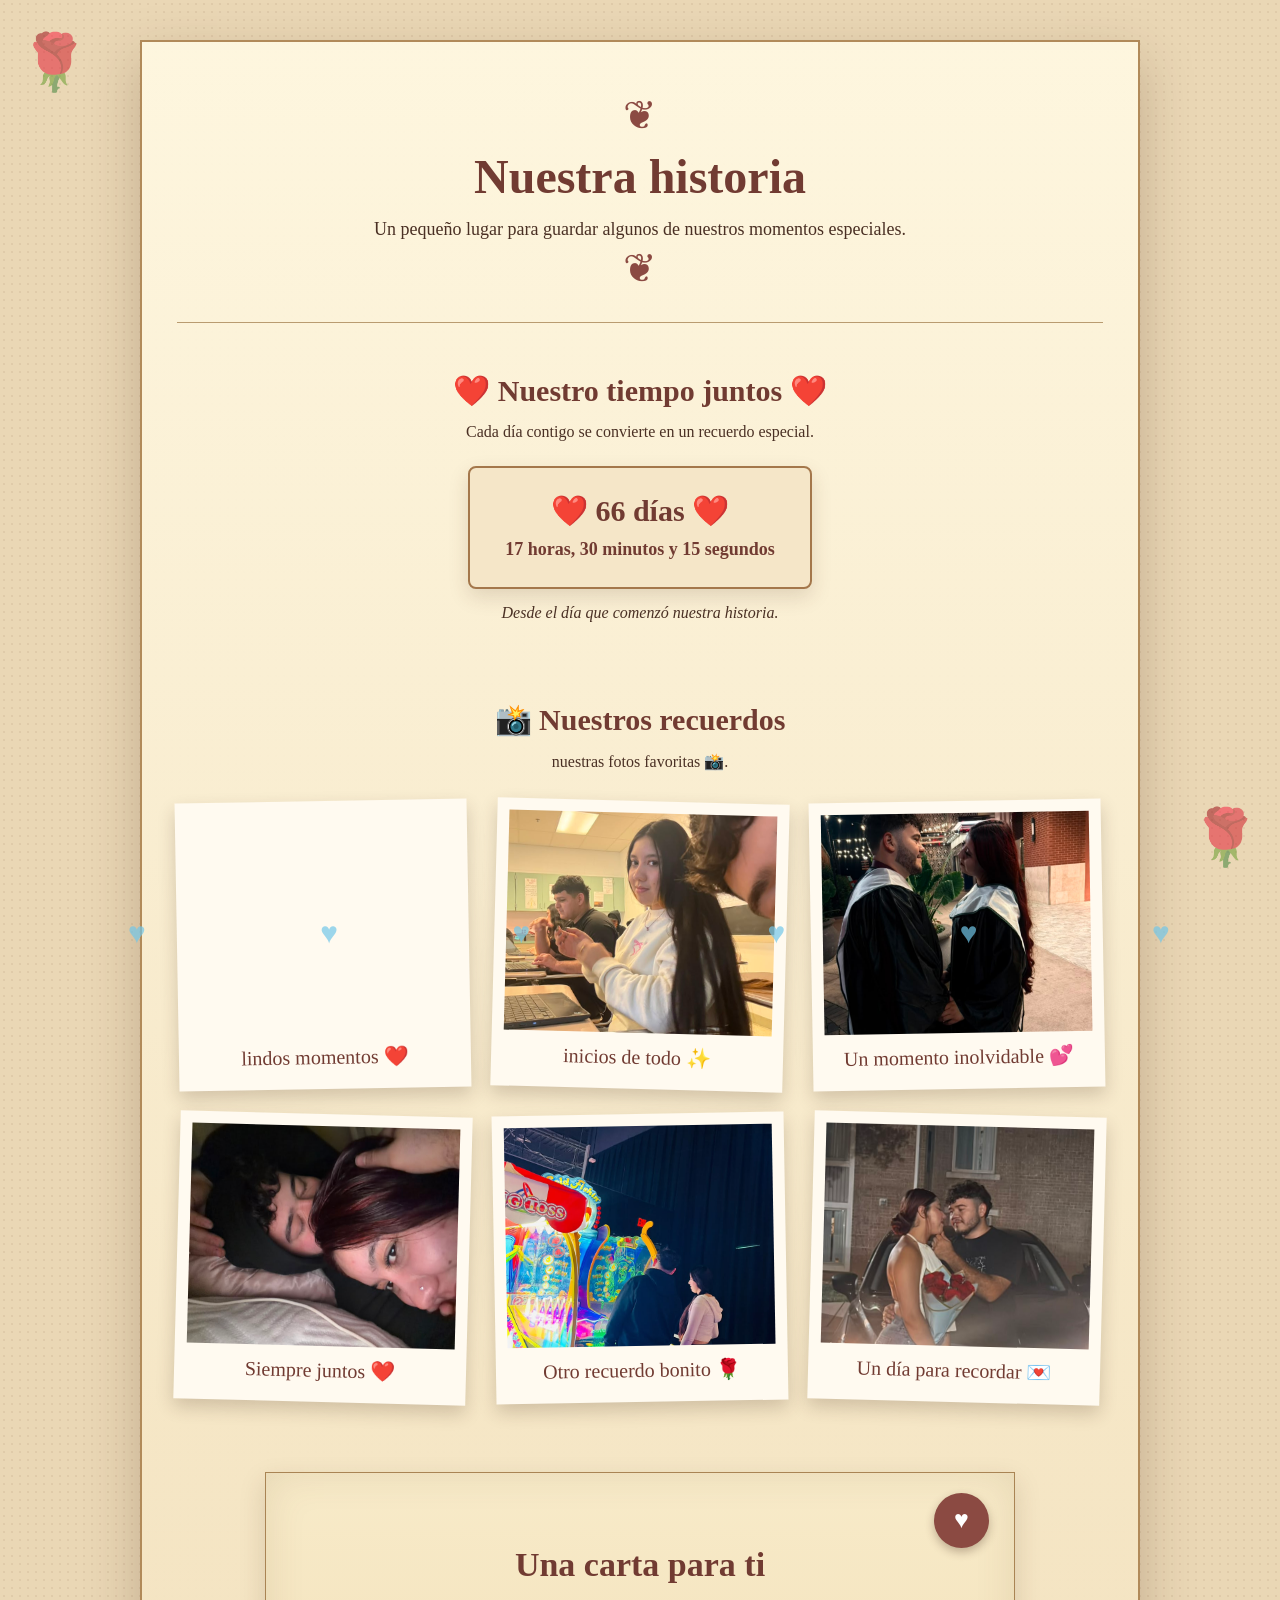
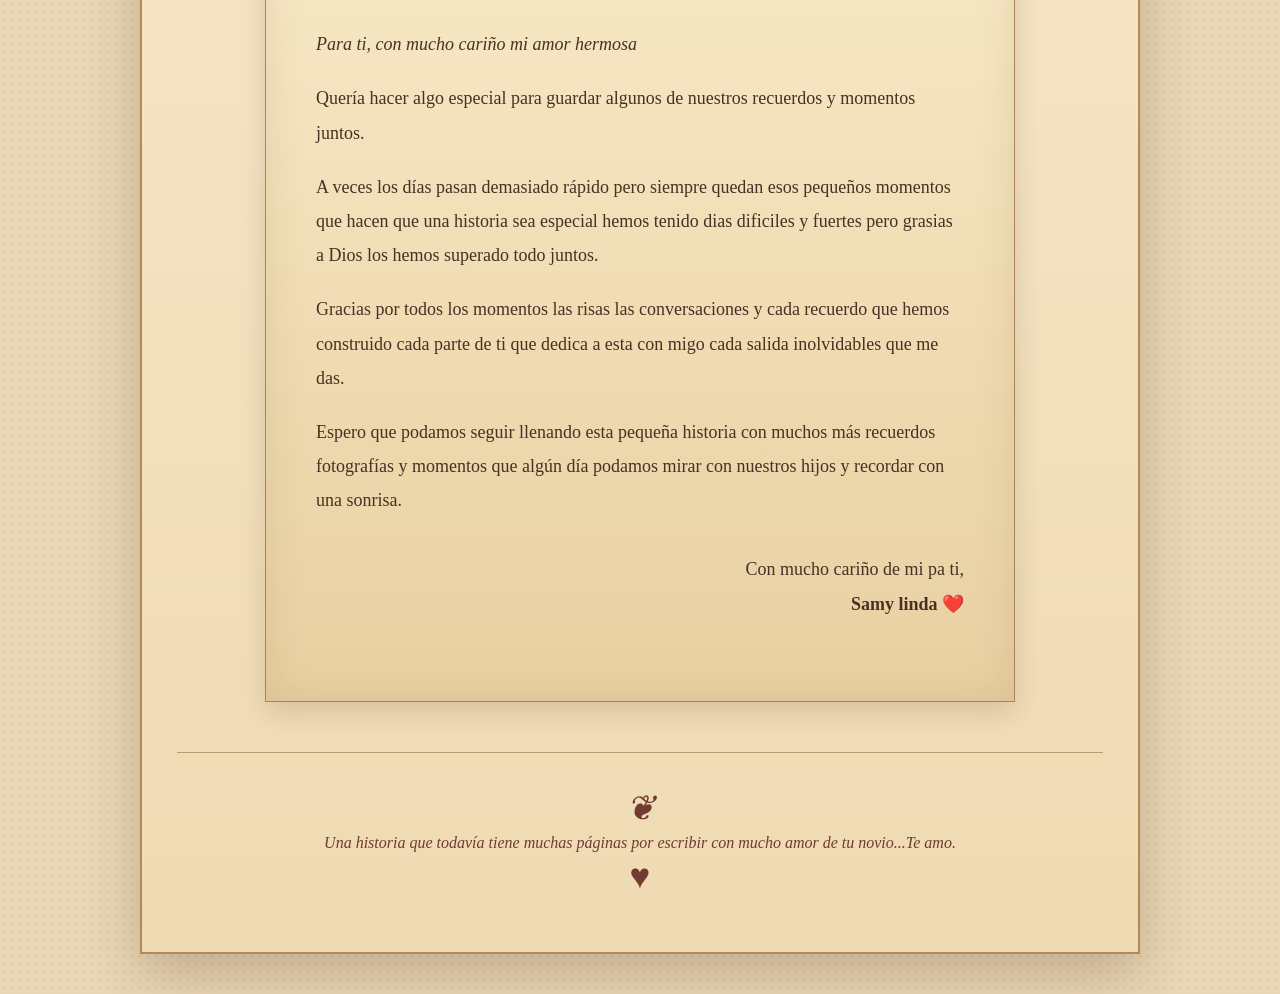
<file: index.html>
﻿<!DOCTYPE html>
<html lang="es">
<head>
    <meta charset="UTF-8">
    <meta name="viewport" content="width=device-width, initial-scale=1.0">

    <title>Nuestra historia ❤️</title>

    <link rel="stylesheet" href="StyleSheet1.css">
</head>

<body class="historia">

    <div class="decoracion decoracion-1">🌹</div>
    <div class="decoracion decoracion-2">🌹</div>

    <main class="contenedor">

        <section class="cabecera">
            <div class="ramita">❦</div>

            <h1>Nuestra historia</h1>

            <p>
                Un pequeño lugar para guardar algunos
                de nuestros momentos especiales.
            </p>

            <div class="ramita">❦</div>
        </section>


        <!-- CONTADOR -->

        <section class="contador-seccion">

            <h2>❤️ Nuestro tiempo juntos ❤️</h2>

            <p class="contador-intro">
                Cada día contigo se convierte en un recuerdo especial.
            </p>

            <div id="contador" class="contador">
                Cargando...
            </div>

            <p class="desde">
                Desde el día que comenzó nuestra historia.
            </p>

        </section>

        <div class="corazones-celestes">
    <span>♥</span>
    <span>♥</span>
    <span>♥</span>
    <span>♥</span>
    <span>♥</span>
    <span>♥</span>
</div>


        <!-- GALERÍA -->

        <section class="galeria-seccion">

            <h2>📸 Nuestros recuerdos</h2>

            <p class="texto-seccion">
                 nuestras fotos favoritas 📸.
            </p>

            <div class="galeria">

                <!-- FOTO 1 -->
                <div class="foto">
    <video autoplay muted loop playsinline>
        <source src="foto/video1.mp4" type="video/mp4">
        Tu navegador no puede reproducir este video.
    </video>

    <p>lindos momentos  ❤️</p>
</div>

                <!-- FOTO 2 -->
                <div class="foto">
                    <img src="foto/foto1.jpeg" alt="Nuestro recuerdo">
                    <p>inicios de todo ✨</p>
                </div>

                <!-- FOTO 3 -->
                <div class="foto">
                    <img src="foto/foto3.jpeg" alt="Nuestro recuerdo">
                    <p>Un momento inolvidable 💕</p>
                </div>

                <!-- FOTO 4 -->
                <div class="foto">
                    <img src="foto/foto4.jpeg" alt="Nuestro recuerdo">
                    <p>Siempre juntos ❤️</p>
                </div>

                <!-- FOTO 5 -->
                <div class="foto">
                    <img src="foto/foto5.jpeg" alt="Nuestro recuerdo">
                    <p>Otro recuerdo bonito 🌹</p>
                </div>

                <!-- FOTO 6 -->
                <div class="foto">
                    <img src="foto/foto6.jpeg" alt="Nuestro recuerdo">
                    <p>Un día para recordar 💌</p>
                </div>

            </div>

        </section>


        <!-- CARTA -->

        <section class="carta-seccion">

            <div class="carta">

                <div class="sello">♥</div>

                <h2>Una carta para ti</h2>

                <p class="saludo">
                    Para ti, con mucho cariño mi amor hermosa
                </p>

                <p>
                    Quería hacer algo especial para guardar algunos
                    de nuestros recuerdos y momentos juntos.
                </p>

                <p>
                    A veces los días pasan demasiado rápido pero
                    siempre quedan esos pequeños momentos que hacen
                    que una historia sea especial hemos tenido dias dificiles y fuertes
                    pero grasias a Dios los hemos superado todo juntos.
                </p>

                <p>
                    Gracias por todos los momentos las risas
                    las conversaciones y cada recuerdo que hemos
                    construido cada parte de ti que dedica a esta con migo
                    cada salida inolvidables que me das.
                </p>

                <p>
                    Espero que podamos seguir llenando esta pequeña
                    historia con muchos más recuerdos fotografías
                    y momentos que algún día podamos mirar con nuestros hijos
                    y recordar con una sonrisa.
                </p>

                <p class="firma">
                    Con mucho cariño de mi pa ti,<br>
                    <strong>Samy linda ❤️</strong>
                </p>

            </div>

        </section>


        <footer>
            <div>❦</div>
            <p>Una historia que todavía tiene muchas páginas por escribir con mucho amor de tu novio...Te amo.</p>
            <div>♥</div>
        </footer>

    </main>


    <script src="Script1.js"></script>

</body>
</html>
</file>
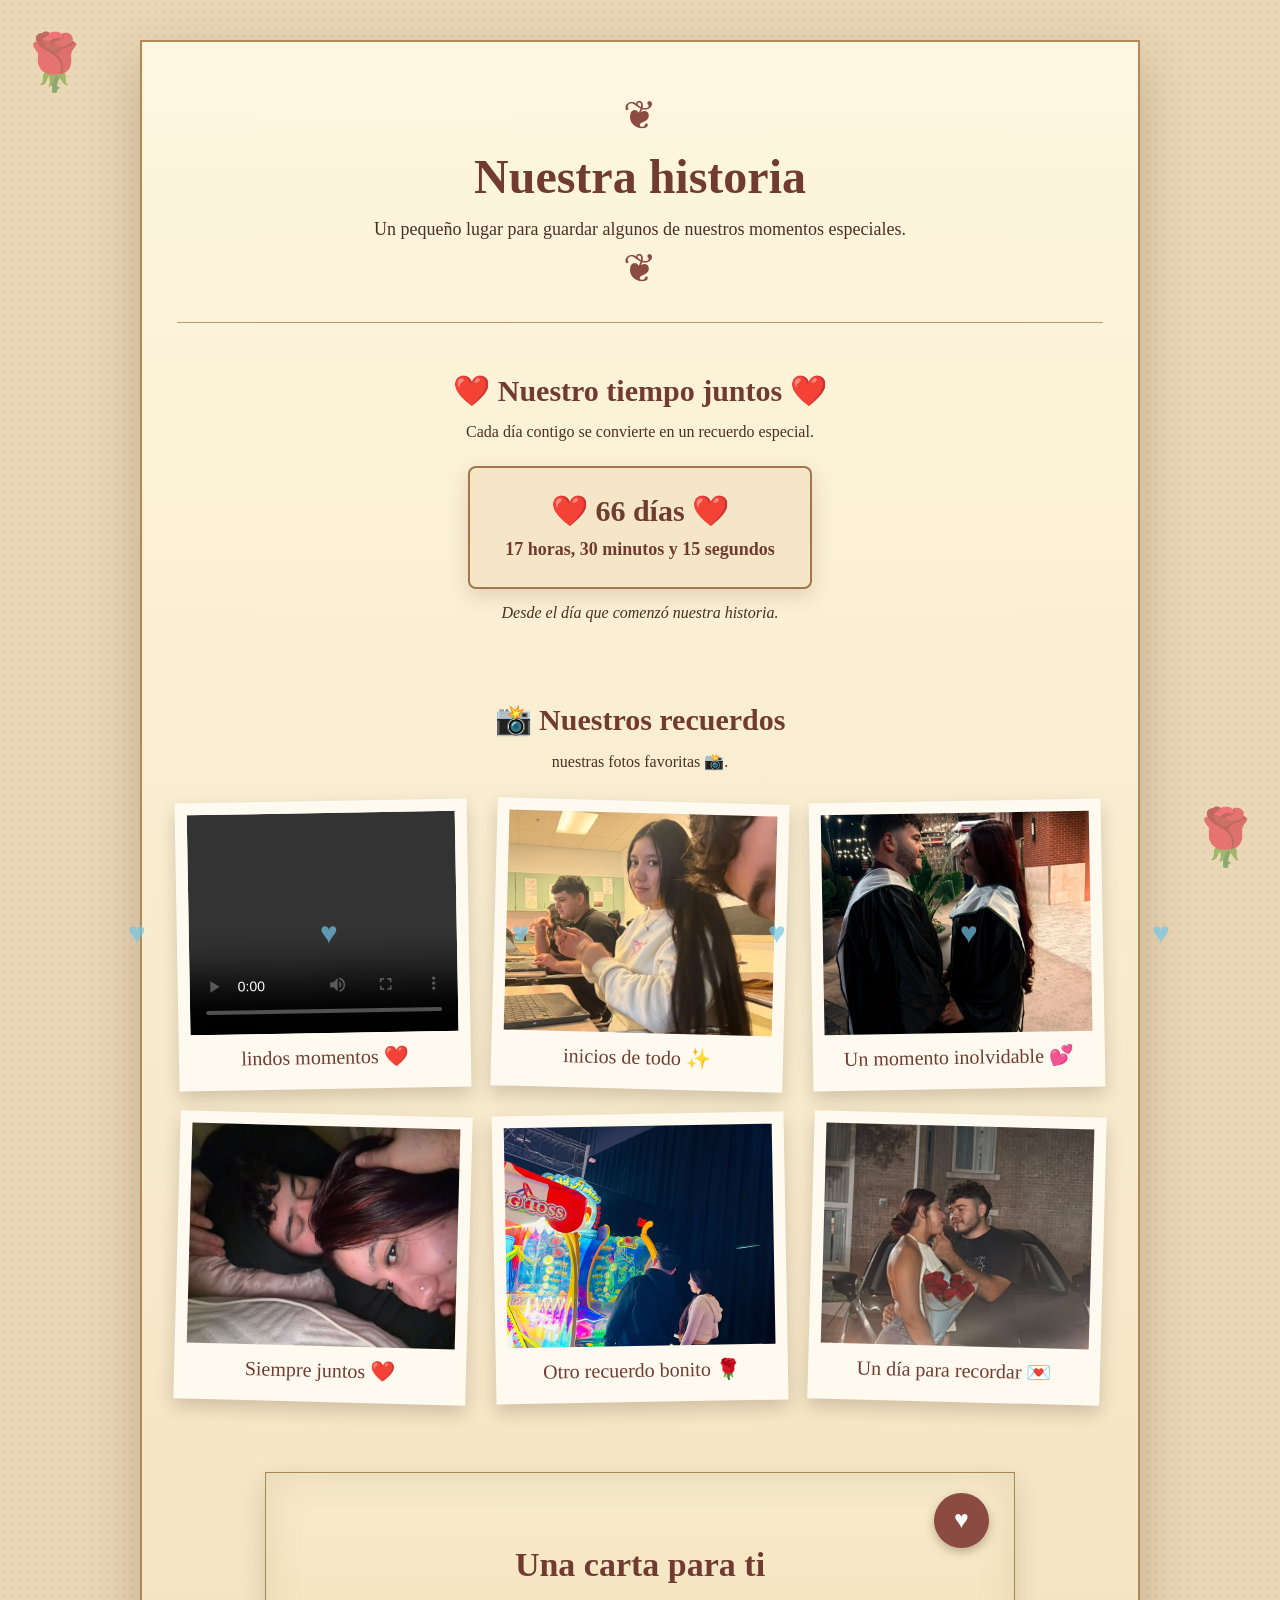
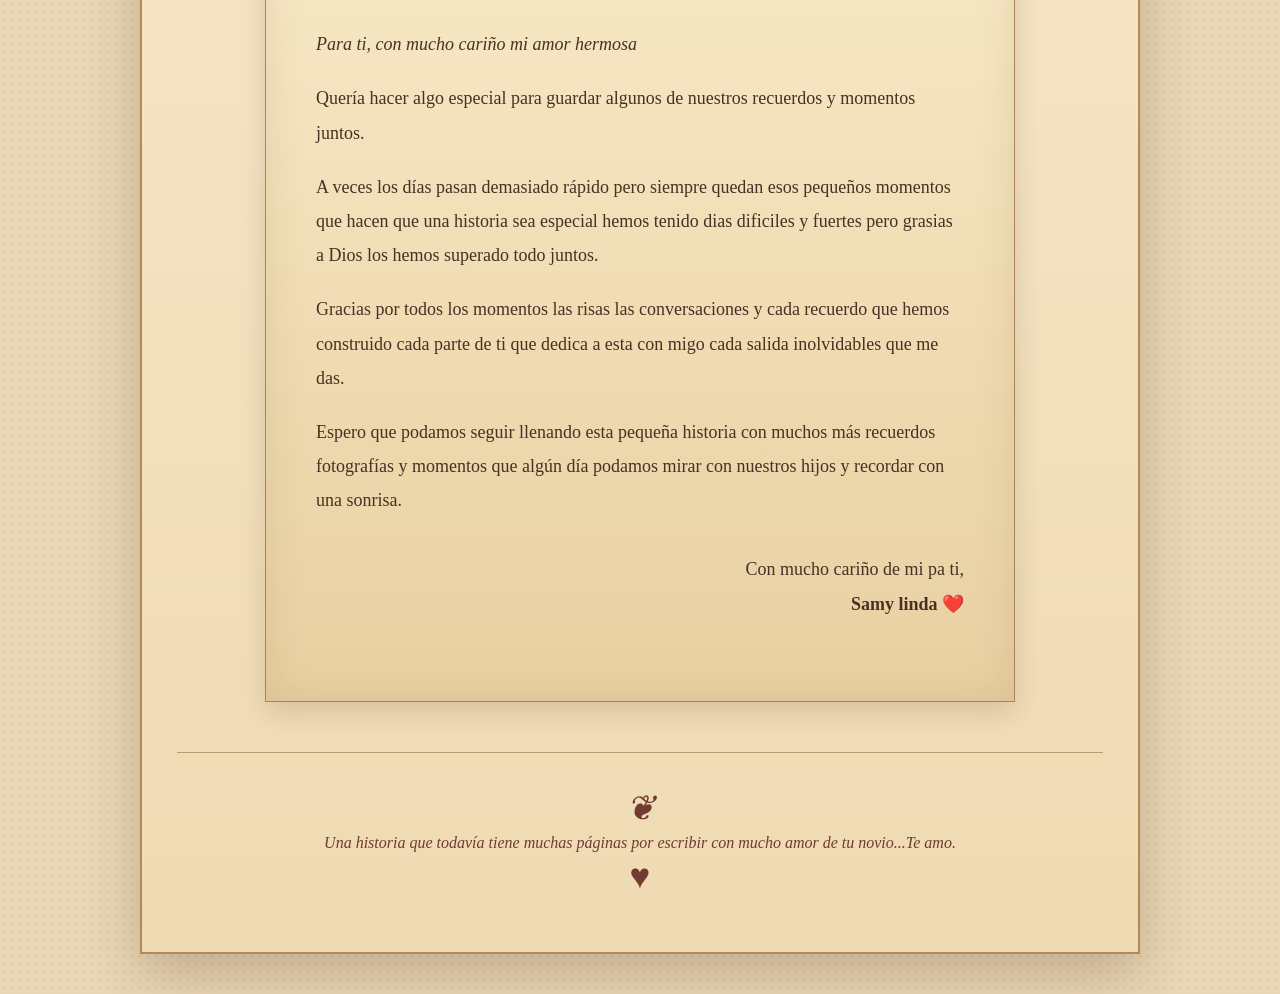
<file: HTMLPage2.html>
﻿<!DOCTYPE html>
<html lang="es">
<head>
    <meta charset="UTF-8">
    <meta name="viewport" content="width=device-width, initial-scale=1.0">

    <title>Nuestra historia ❤️</title>

    <link rel="stylesheet" href="StyleSheet1.css">
</head>

<body class="historia">

    <div class="decoracion decoracion-1">🌹</div>
    <div class="decoracion decoracion-2">🌹</div>

    <main class="contenedor">

        <section class="cabecera">
            <div class="ramita">❦</div>

            <h1>Nuestra historia</h1>

            <p>
                Un pequeño lugar para guardar algunos
                de nuestros momentos especiales.
            </p>

            <div class="ramita">❦</div>
        </section>


        <!-- CONTADOR -->

        <section class="contador-seccion">

            <h2>❤️ Nuestro tiempo juntos ❤️</h2>

            <p class="contador-intro">
                Cada día contigo se convierte en un recuerdo especial.
            </p>

            <div id="contador" class="contador">
                Cargando...
            </div>

            <p class="desde">
                Desde el día que comenzó nuestra historia.
            </p>

        </section>

        <div class="corazones-celestes">
    <span>♥</span>
    <span>♥</span>
    <span>♥</span>
    <span>♥</span>
    <span>♥</span>
    <span>♥</span>
</div>


        <!-- GALERÍA -->

        <section class="galeria-seccion">

            <h2>📸 Nuestros recuerdos</h2>

            <p class="texto-seccion">
                 nuestras fotos favoritas 📸.
            </p>

            <div class="galeria">

                <!-- FOTO 1 -->
                <div class="foto">
    <video controls>
        <source src="foto/video1.mp4" type="video/mp4">
        Tu navegador no puede reproducir este video.
    </video>

    <p>lindos momentos  ❤️</p>
</div>

                <!-- FOTO 2 -->
                <div class="foto">
                    <img src="foto/foto1.jpeg" alt="Nuestro recuerdo">
                    <p>inicios de todo ✨</p>
                </div>

                <!-- FOTO 3 -->
                <div class="foto">
                    <img src="foto/foto3.jpeg" alt="Nuestro recuerdo">
                    <p>Un momento inolvidable 💕</p>
                </div>

                <!-- FOTO 4 -->
                <div class="foto">
                    <img src="foto/foto4.jpeg" alt="Nuestro recuerdo">
                    <p>Siempre juntos ❤️</p>
                </div>

                <!-- FOTO 5 -->
                <div class="foto">
                    <img src="foto/foto5.jpeg" alt="Nuestro recuerdo">
                    <p>Otro recuerdo bonito 🌹</p>
                </div>

                <!-- FOTO 6 -->
                <div class="foto">
                    <img src="foto/foto6.jpeg" alt="Nuestro recuerdo">
                    <p>Un día para recordar 💌</p>
                </div>

            </div>

        </section>


        <!-- CARTA -->

        <section class="carta-seccion">

            <div class="carta">

                <div class="sello">♥</div>

                <h2>Una carta para ti</h2>

                <p class="saludo">
                    Para ti, con mucho cariño mi amor hermosa
                </p>

                <p>
                    Quería hacer algo especial para guardar algunos
                    de nuestros recuerdos y momentos juntos.
                </p>

                <p>
                    A veces los días pasan demasiado rápido pero
                    siempre quedan esos pequeños momentos que hacen
                    que una historia sea especial hemos tenido dias dificiles y fuertes
                    pero grasias a Dios los hemos superado todo juntos.
                </p>

                <p>
                    Gracias por todos los momentos las risas
                    las conversaciones y cada recuerdo que hemos
                    construido cada parte de ti que dedica a esta con migo
                    cada salida inolvidables que me das.
                </p>

                <p>
                    Espero que podamos seguir llenando esta pequeña
                    historia con muchos más recuerdos fotografías
                    y momentos que algún día podamos mirar con nuestros hijos
                    y recordar con una sonrisa.
                </p>

                <p class="firma">
                    Con mucho cariño de mi pa ti,<br>
                    <strong>Samy linda ❤️</strong>
                </p>

            </div>

        </section>


        <footer>
            <div>❦</div>
            <p>Una historia que todavía tiene muchas páginas por escribir con mucho amor de tu novio...Te amo.</p>
            <div>♥</div>
        </footer>

    </main>


    <script src="Script1.js"></script>

</body>
</html>
</file>
<file: StyleSheet1.css>
﻿/* =====================================
   CONFIGURACIÓN GENERAL
===================================== */

* {
    margin: 0;
    padding: 0;
    box-sizing: border-box;
}

body {
    font-family: Georgia, "Times New Roman", serif;
    color: #4a3024;
}


/* =====================================
   PÁGINA PRINCIPAL
===================================== */

.inicio {
    min-height: 100vh;

    display: flex;
    justify-content: center;
    align-items: center;

    background:
        radial-gradient(circle at center, #f8e8c8, #d8b98a);

    overflow: hidden;
    position: relative;
}


/* Corazones flotantes */

.corazones span {
    position: absolute;

    color: rgba(120, 48, 48, 0.25);

    font-size: 35px;

    animation: flotar 8s infinite ease-in-out;
}

.corazones span:nth-child(1) {
    left: 10%;
    top: 20%;
}

.corazones span:nth-child(2) {
    left: 80%;
    top: 15%;
    animation-delay: 2s;
}

.corazones span:nth-child(3) {
    left: 20%;
    top: 75%;
    animation-delay: 4s;
}

.corazones span:nth-child(4) {
    left: 75%;
    top: 70%;
    animation-delay: 1s;
}

.corazones span:nth-child(5) {
    left: 50%;
    top: 10%;
    animation-delay: 3s;
}

@keyframes flotar {

    0%, 100% {
        transform: translateY(0) rotate(0deg);
    }

    50% {
        transform: translateY(-25px) rotate(10deg);
    }
}


/* Portada */

.portada {
    width: 90%;
    max-width: 600px;

    padding: 50px 30px;

    text-align: center;

    background: rgba(255, 247, 225, 0.92);

    border: 2px solid #b48a57;

    box-shadow:
        0 15px 40px rgba(70, 40, 20, 0.25);

    border-radius: 8px;

    position: relative;
    z-index: 2;
}

.portada h1 {
    font-size: 42px;

    color: #713b32;

    margin: 15px 0;
}

.subtitulo {
    font-size: 18px;
    line-height: 1.7;

    margin-bottom: 25px;
}

.adorno {
    font-size: 38px;
    color: #8b4a42;
}


/* QR */

.qr-contenedor {
    display: inline-block;

    padding: 15px;

    background: white;

    border: 5px solid #8b5e3c;

    box-shadow: 0 8px 20px rgba(0,0,0,0.2);

    margin: 10px 0;
}

.qr-contenedor img {
    width: 230px;
    height: 230px;

    display: block;
}

.escanea {
    font-size: 20px;

    color: #713b32;

    margin-top: 15px;
}


/* =====================================
   PÁGINA DE HISTORIA
===================================== */

.historia {
    min-height: 100vh;

    background-color: #ead7b5;

    background-image:
        radial-gradient(
            rgba(100, 60, 30, 0.08) 1px,
            transparent 1px
        );

    background-size: 8px 8px;

    padding: 40px 15px;
}


/* Papel principal */

.contenedor {
    width: 100%;
    max-width: 1000px;

    margin: auto;

    background:
        linear-gradient(
            rgba(255, 248, 225, 0.94),
            rgba(239, 218, 178, 0.94)
        );

    border: 2px solid #b18a59;

    box-shadow:
        0 20px 50px rgba(70, 40, 20, 0.25);

    padding: 50px 35px;
}


/* =====================================
   CABECERA
===================================== */

.cabecera {
    text-align: center;

    padding-bottom: 30px;

    border-bottom: 1px solid #b99b70;
}

.cabecera h1 {
    font-size: 48px;

    color: #713b32;

    margin: 10px 0;
}

.cabecera p {
    font-size: 18px;

    line-height: 1.7;
}

.ramita {
    font-size: 40px;

    color: #8b4a42;
}


/* =====================================
   CONTADOR
===================================== */

.contador-seccion {
    text-align: center;

    padding: 50px 10px;
}

.contador-seccion h2,
.galeria-seccion h2,
.carta h2 {
    color: #713b32;

    font-size: 30px;

    margin-bottom: 15px;
}

.contador-intro {
    margin-bottom: 25px;
}

.contador {
    display: inline-block;

    padding: 25px 35px;

    background: #f5e6c8;

    border: 2px solid #a4774b;

    border-radius: 8px;

    font-size: 30px;

    font-weight: bold;

    color: #713b32;

    box-shadow:
        0 8px 20px rgba(80, 50, 30, 0.15);
}

.desde {
    margin-top: 15px;

    font-style: italic;
}


/* =====================================
   GALERÍA
===================================== */

.galeria-seccion {
    text-align: center;

    padding: 30px 0 50px;
}

.texto-seccion {
    margin-bottom: 30px;
}

.galeria {
    display: grid;

    grid-template-columns:
        repeat(auto-fit, minmax(220px, 1fr));

    gap: 25px;
}

/* ESTILO PARA LOS VIDEOS */

.foto video {
    width: 100%;
    height: 220px;
    object-fit: cover;
    display: block;
}

/* Fotos estilo polaroid */

.foto {
    background: #fffaf0;

    padding: 12px 12px 20px;

    box-shadow:
        0 8px 18px rgba(60, 35, 20, 0.2);

    transform: rotate(-1deg);

    transition: 0.3s ease;
}

.foto:nth-child(even) {
    transform: rotate(1.5deg);
}

.foto:hover {
    transform:
        rotate(0deg)
        scale(1.03);

    box-shadow:
        0 15px 30px rgba(60, 35, 20, 0.3);
}

.foto img {
    width: 100%;

    height: 220px;

    object-fit: cover;

    display: block;
}

.foto p {
    margin-top: 12px;

    font-family: "Brush Script MT", cursive;

    font-size: 20px;

    color: #713b32;
}


/* =====================================
   CARTA
===================================== */

.carta-seccion {
    padding: 20px 0 50px;
}

.carta {
    position: relative;

    max-width: 750px;

    margin: auto;

    padding: 60px 50px;

    background:
        linear-gradient(
            rgba(248, 235, 201, 0.95),
            rgba(232, 207, 160, 0.95)
        );

    border: 1px solid #a98454;

    box-shadow:
        inset 0 0 40px rgba(110, 70, 30, 0.12),
        0 10px 25px rgba(70, 40, 20, 0.15);

    line-height: 1.9;

    font-size: 18px;
}

.carta h2 {
    text-align: center;

    font-size: 34px;

    margin-bottom: 30px;
}

.carta p {
    margin-bottom: 20px;
}

.saludo {
    font-style: italic;
}

.firma {
    text-align: right;

    margin-top: 35px;
}

/* CORAZONES CELESTES FLOTANTES */

.corazones-celestes span {
    position: fixed;
    bottom: -50px;
    color: #72c7e8;
    font-size: 30px;
    opacity: 0.7;
    z-index: 10;
    pointer-events: none;

    animation: subirCorazon 8s linear infinite;
}

.corazones-celestes span:nth-child(1) {
    left: 10%;
    animation-delay: 0s;
}

.corazones-celestes span:nth-child(2) {
    left: 25%;
    animation-delay: 2s;
}

.corazones-celestes span:nth-child(3) {
    left: 40%;
    animation-delay: 4s;
}

.corazones-celestes span:nth-child(4) {
    left: 60%;
    animation-delay: 1s;
}

.corazones-celestes span:nth-child(5) {
    left: 75%;
    animation-delay: 3s;
}

.corazones-celestes span:nth-child(6) {
    left: 90%;
    animation-delay: 5s;
}

@keyframes subirCorazon {
    0% {
        transform: translateY(0) rotate(0deg);
        opacity: 0;
    }

    20% {
        opacity: 0.7;
    }

    100% {
        transform: translateY(-110vh) rotate(360deg);
        opacity: 0;
    }
}
/* Sello */

.sello {
    position: absolute;

    top: 20px;
    right: 25px;

    width: 55px;
    height: 55px;

    display: flex;
    align-items: center;
    justify-content: center;

    background: #8b4a42;

    color: white;

    border-radius: 50%;

    font-size: 25px;

    box-shadow:
        0 4px 10px rgba(60, 30, 20, 0.3);
}


/* =====================================
   DECORACIONES
===================================== */

.decoracion {
    position: fixed;

    font-size: 55px;

    opacity: 0.5;

    z-index: 0;
}

.decoracion-1 {
    left: 20px;
    top: 30px;
}

.decoracion-2 {
    right: 20px;
    bottom: 30px;
}


/* =====================================
   FOOTER
===================================== */

footer {
    text-align: center;

    color: #713b32;

    padding-top: 30px;

    border-top: 1px solid #b99b70;

    font-style: italic;
}

footer div {
    font-size: 35px;

    margin: 5px;
}


/* =====================================
   CELULAR
===================================== */

@media (max-width: 600px) {

    .portada {
        padding: 35px 20px;
    }

    .portada h1 {
        font-size: 32px;
    }

    .qr-contenedor img {
        width: 190px;
        height: 190px;
    }

    .contenedor {
        padding: 35px 18px;
    }

    .cabecera h1 {
        font-size: 36px;
    }

    .contador {
        font-size: 20px;
        padding: 20px;
    }

    .carta {
        padding: 50px 25px;
        font-size: 16px;
    }

    .foto img {
        height: 250px;
    }
}
</file>
